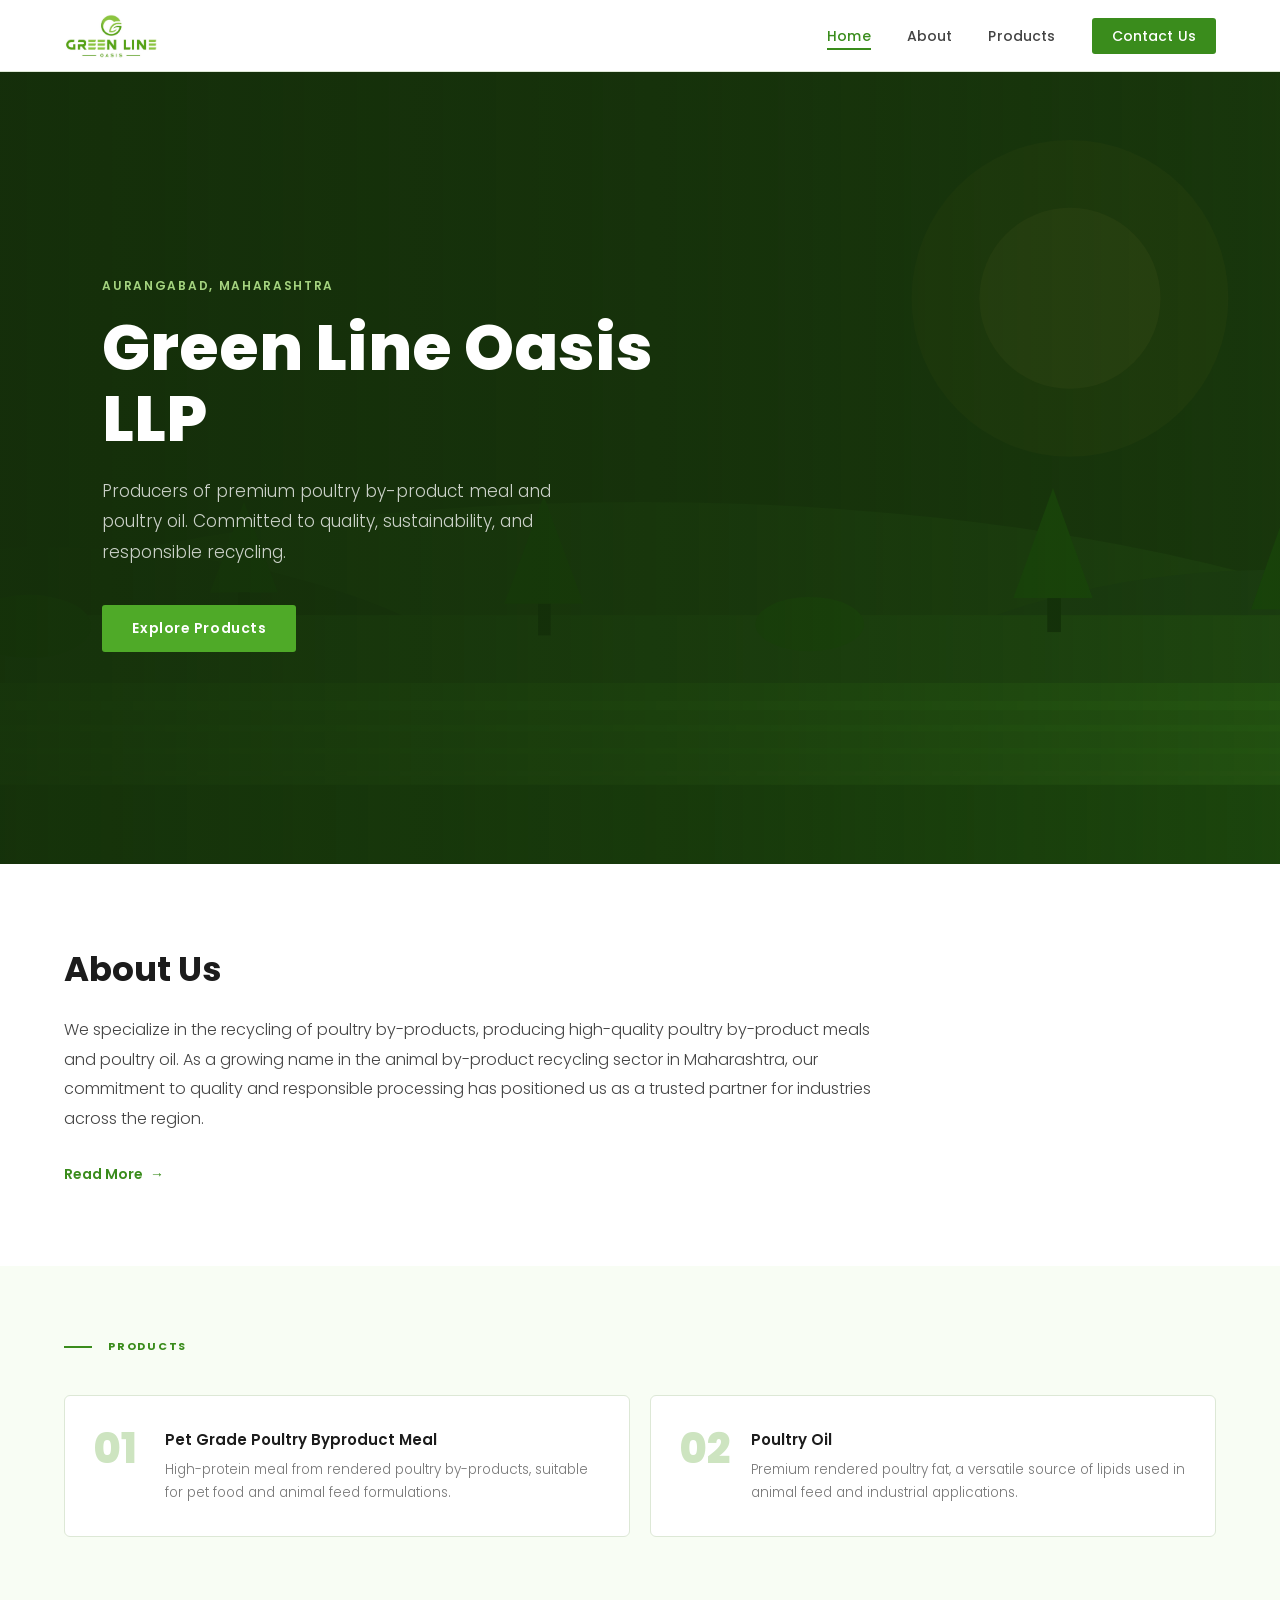
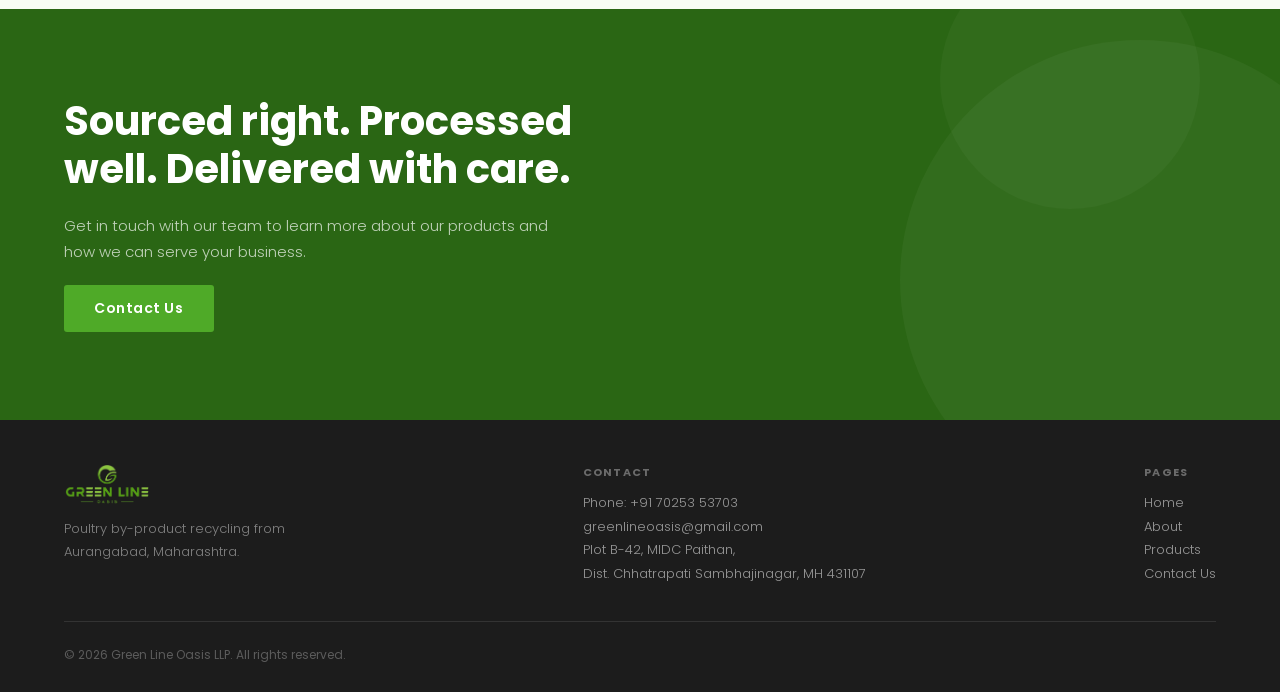
<file: index.html>
<!DOCTYPE html>
<html lang="en">
<head>
  <meta charset="UTF-8" />
  <meta name="viewport" content="width=device-width, initial-scale=1.0" />
  <title>Green Line Oasis LLP | Poultry By-Product Recycling, Aurangabad</title>
  <meta name="description" content="Aurangabad's leading producer of premium poultry by-product meal and poultry oil. Quality recycling for animal feed industries." />
  <link rel="stylesheet" href="shared.css" />
  <style>
    /* ─── BANNER ─── */
    .banner {
      position: relative;
      width: 100%;
      height: 88vh;
      min-height: 480px;
      max-height: 820px;
      overflow: hidden;
      background: #1c2e14;
    }
    .banner-svg-wrap {
      position: absolute;
      inset: 0;
      width: 100%;
      height: 100%;
      will-change: transform;
    }
    .banner-overlay {
      position: absolute;
      inset: 0;
      background: linear-gradient(
        to right,
        rgba(20,45,10,0.84) 0%,
        rgba(20,45,10,0.58) 55%,
        rgba(20,45,10,0.26) 100%
      );
    }
    .banner-content {
      position: absolute;
      inset: 0;
      display: flex;
      flex-direction: column;
      justify-content: center;
      padding: 0 8%;
      max-width: 780px;
    }
    .banner-eyebrow {
      font-size: 12px;
      font-weight: 600;
      letter-spacing: 0.14em;
      text-transform: uppercase;
      color: rgba(180,230,140,0.9);
      margin-bottom: 18px;
      opacity: 0;
      animation: fadeSlideUp 0.7s 0.2s ease forwards;
    }
    .banner-title {
      font-family: 'Poppins', sans-serif;
      font-size: clamp(34px, 5.5vw, 64px);
      line-height: 1.1;
      color: var(--white);
      margin-bottom: 22px;
      font-weight: 800;
      opacity: 0;
      animation: fadeSlideUp 0.7s 0.38s ease forwards;
    }
    .banner-body {
      font-size: clamp(15px, 1.6vw, 17px);
      line-height: 1.78;
      color: rgba(255,255,255,0.78);
      max-width: 500px;
      margin-bottom: 38px;
      font-weight: 300;
      opacity: 0;
      animation: fadeSlideUp 0.7s 0.54s ease forwards;
    }
    .banner-btn-wrap {
      opacity: 0;
      animation: fadeSlideUp 0.7s 0.68s ease forwards;
    }
    @keyframes fadeSlideUp {
      from { opacity: 0; transform: translateY(24px); }
      to   { opacity: 1; transform: translateY(0); }
    }

    /* ─── HOME ABOUT ─── */
    .home-about {
      padding: 80px 5%;
      max-width: 940px;
    }
    .home-about h2 {
      font-family: 'Poppins', sans-serif;
      font-size: clamp(24px, 3vw, 34px);
      font-weight: 700;
      margin-bottom: 20px;
      color: var(--text);
    }
    .home-about p {
      font-size: 16px;
      line-height: 1.85;
      color: var(--text-mid);
      margin-bottom: 28px;
      font-weight: 300;
    }
    .read-more {
      display: inline-flex;
      align-items: center;
      gap: 7px;
      font-family: 'Poppins', sans-serif;
      font-size: 14px;
      font-weight: 600;
      color: var(--green);
      text-decoration: none;
      cursor: pointer;
      background: none;
      border: none;
      padding: 0;
      transition: color 0.2s, gap 0.2s;
    }
    .read-more::after {
      content: '→';
      transition: transform 0.2s;
    }
    .read-more:hover { color: var(--green-dark); }
    .read-more:hover::after { transform: translateX(4px); }

    /* ─── HOME PRODUCTS ─── */
    .home-products {
      background: var(--bg);
      padding: 72px 5%;
    }
    .home-products-header {
      display: flex;
      align-items: center;
      gap: 16px;
      margin-bottom: 40px;
    }
    .home-products-header::before {
      content: '';
      display: inline-block;
      width: 28px;
      height: 2px;
      background: var(--green);
      flex-shrink: 0;
    }
    .home-products h3 {
      font-family: 'Poppins', sans-serif;
      font-size: 11px;
      font-weight: 700;
      letter-spacing: 0.16em;
      text-transform: uppercase;
      color: var(--green);
    }
    .product-row {
      display: grid;
      grid-template-columns: 1fr 1fr;
      gap: 20px;
    }
    .product-tile {
      background: var(--white);
      border: 1px solid var(--border);
      border-radius: 6px;
      padding: 32px 28px;
      cursor: pointer;
      transition: box-shadow 0.3s, transform 0.3s, border-color 0.3s;
      display: flex;
      align-items: flex-start;
      gap: 20px;
      position: relative;
      overflow: hidden;
    }
    .product-tile::before {
      content: '';
      position: absolute;
      left: 0;
      top: 0;
      width: 3px;
      height: 100%;
      background: var(--green);
      transform: scaleY(0);
      transition: transform 0.3s ease;
      transform-origin: bottom;
    }
    .product-tile:hover::before { transform: scaleY(1); transform-origin: top; }
    .product-tile:hover {
      box-shadow: 0 10px 32px rgba(58,140,28,0.12);
      border-color: rgba(58,140,28,0.3);
    }
    .tile-num {
      font-family: 'Poppins', sans-serif;
      font-size: 42px;
      font-weight: 800;
      color: #cde4c0;
      line-height: 1;
      flex-shrink: 0;
      min-width: 52px;
      transition: color 0.3s;
    }
    .product-tile:hover .tile-num { color: var(--green-pale); }
    .tile-body h4 {
      font-family: 'Poppins', sans-serif;
      font-size: 15px;
      font-weight: 600;
      color: var(--text);
      margin-bottom: 8px;
      transition: color 0.2s;
    }
    .product-tile:hover .tile-body h4 { color: var(--green); }
    .tile-body p {
      font-size: 13.5px;
      color: var(--text-muted);
      line-height: 1.65;
      font-weight: 300;
    }

    /* ─── CTA BAND ─── */
    .cta-band {
      position: relative;
      padding: 88px 5%;
      overflow: hidden;
      background: var(--green-dark);
      display: flex;
      flex-direction: column;
      align-items: flex-start;
      gap: 20px;
    }
    .cta-band::before {
      content: '';
      position: absolute;
      right: -100px;
      bottom: -100px;
      width: 480px;
      height: 480px;
      border-radius: 50%;
      background: rgba(255,255,255,0.04);
    }
    .cta-band::after {
      content: '';
      position: absolute;
      right: 80px;
      top: -60px;
      width: 260px;
      height: 260px;
      border-radius: 50%;
      background: rgba(255,255,255,0.03);
    }
    .cta-band h2 {
      font-family: 'Poppins', sans-serif;
      font-size: clamp(24px, 3.5vw, 40px);
      color: var(--white);
      font-weight: 700;
      max-width: 600px;
      line-height: 1.2;
      position: relative;
      z-index: 1;
    }
    .cta-band p {
      font-size: 15px;
      color: rgba(255,255,255,0.70);
      max-width: 500px;
      line-height: 1.75;
      font-weight: 300;
      position: relative;
      z-index: 1;
    }
    .cta-band .banner-btn {
      position: relative;
      z-index: 1;
    }

    /* ─── RESPONSIVE ─── */
    @media (max-width: 820px) {
      .product-row { grid-template-columns: 1fr; }
      .banner-content { padding: 0 6%; }
      .banner { height: 80vw; min-height: 340px; }
    }
    @media (max-width: 480px) {
      .banner-title { font-size: 28px; }
      .home-about { padding: 52px 5%; }
      .home-products { padding: 52px 5%; }
      .cta-band { padding: 60px 5%; }
    }
  </style>
</head>
<body>

<!-- ─── NAV ─── -->
<nav>
  <a class="nav-logo" href="index.html">
    <img src="images/logo/logo.jpeg" alt="Green Line Oasis LLP" />
  </a>
  <ul class="nav-links" id="navLinks">
    <li><a href="index.html" data-page="home">Home</a></li>
    <li><a href="about.html" data-page="about">About</a></li>
    <li><a href="products.html" data-page="products">Products</a></li>
    <li class="contact-link"><a href="contact.html" data-page="contact">Contact Us</a></li>
  </ul>
  <button class="hamburger" id="hamburger" onclick="toggleMobile()" aria-label="Menu">
    <span></span><span></span><span></span>
  </button>
</nav>
<div class="mobile-nav" id="mobileNav">
  <a href="index.html" data-page="home">Home</a>
  <a href="about.html" data-page="about">About</a>
  <a href="products.html" data-page="products">Products</a>
  <a href="contact.html" data-page="contact">Contact Us</a>
</div>

<!-- ─── HERO BANNER ─── -->
<div class="banner">
  <svg class="banner-svg-wrap" viewBox="0 0 1440 700" preserveAspectRatio="xMidYMid slice" xmlns="http://www.w3.org/2000/svg">
    <rect width="1440" height="700" fill="#1a3a0d"/>
    <ellipse cx="720" cy="700" rx="900" ry="320" fill="#1f4510"/>
    <ellipse cx="200" cy="700" rx="500" ry="280" fill="#1b3d0e"/>
    <ellipse cx="1280" cy="700" rx="460" ry="260" fill="#1d4112"/>
    <rect x="0" y="480" width="1440" height="220" fill="#224e12"/>
    <rect x="0" y="540" width="1440" height="160" fill="#275c13"/>
    <line x1="0" y1="560" x2="1440" y2="560" stroke="#2d6b16" stroke-width="8" opacity="0.5"/>
    <line x1="0" y1="580" x2="1440" y2="580" stroke="#2d6b16" stroke-width="6" opacity="0.4"/>
    <line x1="0" y1="600" x2="1440" y2="600" stroke="#2d6b16" stroke-width="5" opacity="0.3"/>
    <line x1="0" y1="620" x2="1440" y2="620" stroke="#336118" stroke-width="4" opacity="0.25"/>
    <rect x="0" y="630" width="1440" height="70" fill="#1e4d0e"/>
    <ellipse cx="1100" cy="200" rx="80" ry="80" fill="rgba(255,220,100,0.06)"/>
    <ellipse cx="1100" cy="200" rx="140" ry="140" fill="rgba(255,200,60,0.04)"/>
    <polygon points="340,460 370,380 400,460" fill="#1a4a0a"/>
    <rect x="365" y="460" width="10" height="30" fill="#14350a"/>
    <polygon points="600,470 635,375 670,470" fill="#1b4d0a"/>
    <rect x="630" y="470" width="11" height="28" fill="#14350a"/>
    <polygon points="1050,465 1085,368 1120,465" fill="#1c500b"/>
    <rect x="1080" y="465" width="12" height="30" fill="#14350a"/>
    <polygon points="1260,475 1290,390 1322,475" fill="#1a4a0a"/>
    <rect x="1286" y="475" width="10" height="26" fill="#14350a"/>
    <ellipse cx="180" cy="490" rx="55" ry="28" fill="#1c4d0b"/>
    <ellipse cx="870" cy="488" rx="48" ry="24" fill="#1e510c"/>
    <ellipse cx="1380" cy="492" rx="44" ry="22" fill="#1c4d0b"/>
  </svg>
  <div class="banner-overlay"></div>
  <div class="banner-content">
    <div class="banner-eyebrow">Aurangabad, Maharashtra</div>
    <h1 class="banner-title">Green Line Oasis LLP</h1>
    <p class="banner-body">Producers of premium poultry by-product meal and poultry oil. Committed to quality, sustainability, and responsible recycling.</p>
    <div class="banner-btn-wrap">
      <a class="banner-btn" href="products.html">Explore Products</a>
    </div>
  </div>
</div>

<!-- ─── ABOUT SNIPPET ─── -->
<div class="home-about reveal">
  <h2>About Us</h2>
  <p>We specialize in the recycling of poultry by-products, producing high-quality poultry by-product meals and poultry oil. As a growing name in the animal by-product recycling sector in Maharashtra, our commitment to quality and responsible processing has positioned us as a trusted partner for industries across the region.</p>
  <a class="read-more" href="about.html">Read More</a>
</div>

<!-- ─── PRODUCTS ─── -->
<div class="home-products">
  <div class="home-products-header">
    <h3>Products</h3>
  </div>
  <div class="product-row">
    <a class="product-tile reveal delay-1" href="products.html" style="text-decoration:none;">
      <div class="tile-num">01</div>
      <div class="tile-body">
        <h4>Pet Grade Poultry Byproduct Meal</h4>
        <p>High-protein meal from rendered poultry by-products, suitable for pet food and animal feed formulations.</p>
      </div>
    </a>
    <a class="product-tile reveal delay-2" href="products.html" style="text-decoration:none;">
      <div class="tile-num">02</div>
      <div class="tile-body">
        <h4>Poultry Oil</h4>
        <p>Premium rendered poultry fat, a versatile source of lipids used in animal feed and industrial applications.</p>
      </div>
    </a>
  </div>
</div>

<!-- ─── CTA BAND ─── -->
<div class="cta-band reveal">
  <h2>Sourced right. Processed well. Delivered with care.</h2>
  <p>Get in touch with our team to learn more about our products and how we can serve your business.</p>
  <a class="banner-btn index-btn" href="contact.html">Contact Us</a>
</div>

<!-- ─── FOOTER ─── -->
<footer>
  <div class="footer-inner">
    <div class="footer-brand">
      <img src="images/logo/logo_nobg.png" alt="Green Line Oasis LLP" />
      <p>Poultry by-product recycling from Aurangabad, Maharashtra.</p>
    </div>
    <div class="footer-info">
      <h4>Contact</h4>
      <p>Phone: +91 70253 53703</p>
      <a href="mailto:greenlineoasis@gmail.com">greenlineoasis@gmail.com</a>
      <p>Plot B-42, MIDC Paithan, <br/>Dist. Chhatrapati Sambhajinagar, MH 431107</p>
    </div>
    <div class="footer-info">
      <h4>Pages</h4>
      <a href="index.html">Home</a>
      <a href="about.html">About</a>
      <a href="products.html">Products</a>
      <a href="contact.html">Contact Us</a>
    </div>
  </div>
  <div class="footer-bottom">© 2026 Green Line Oasis LLP. All rights reserved.</div>
</footer>

<script src="shared.js"></script>
</body>
</html>
</file>
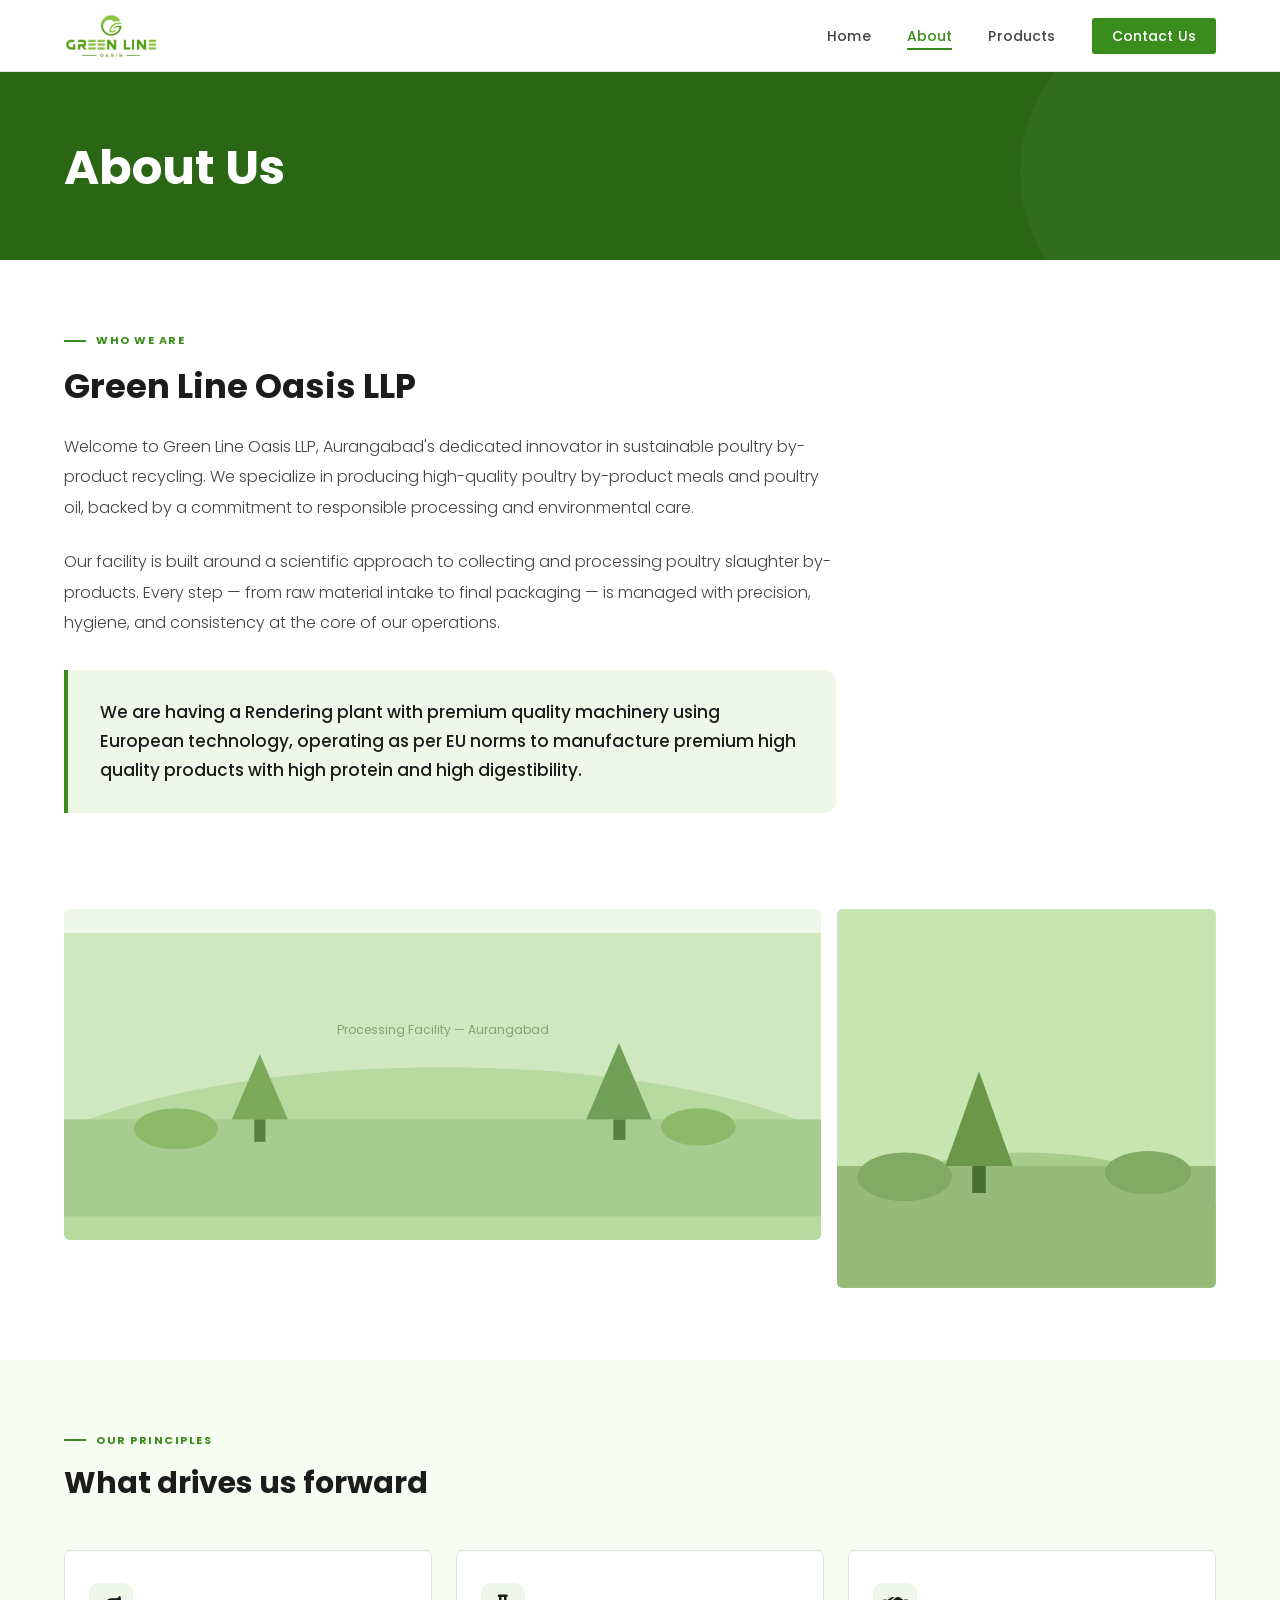
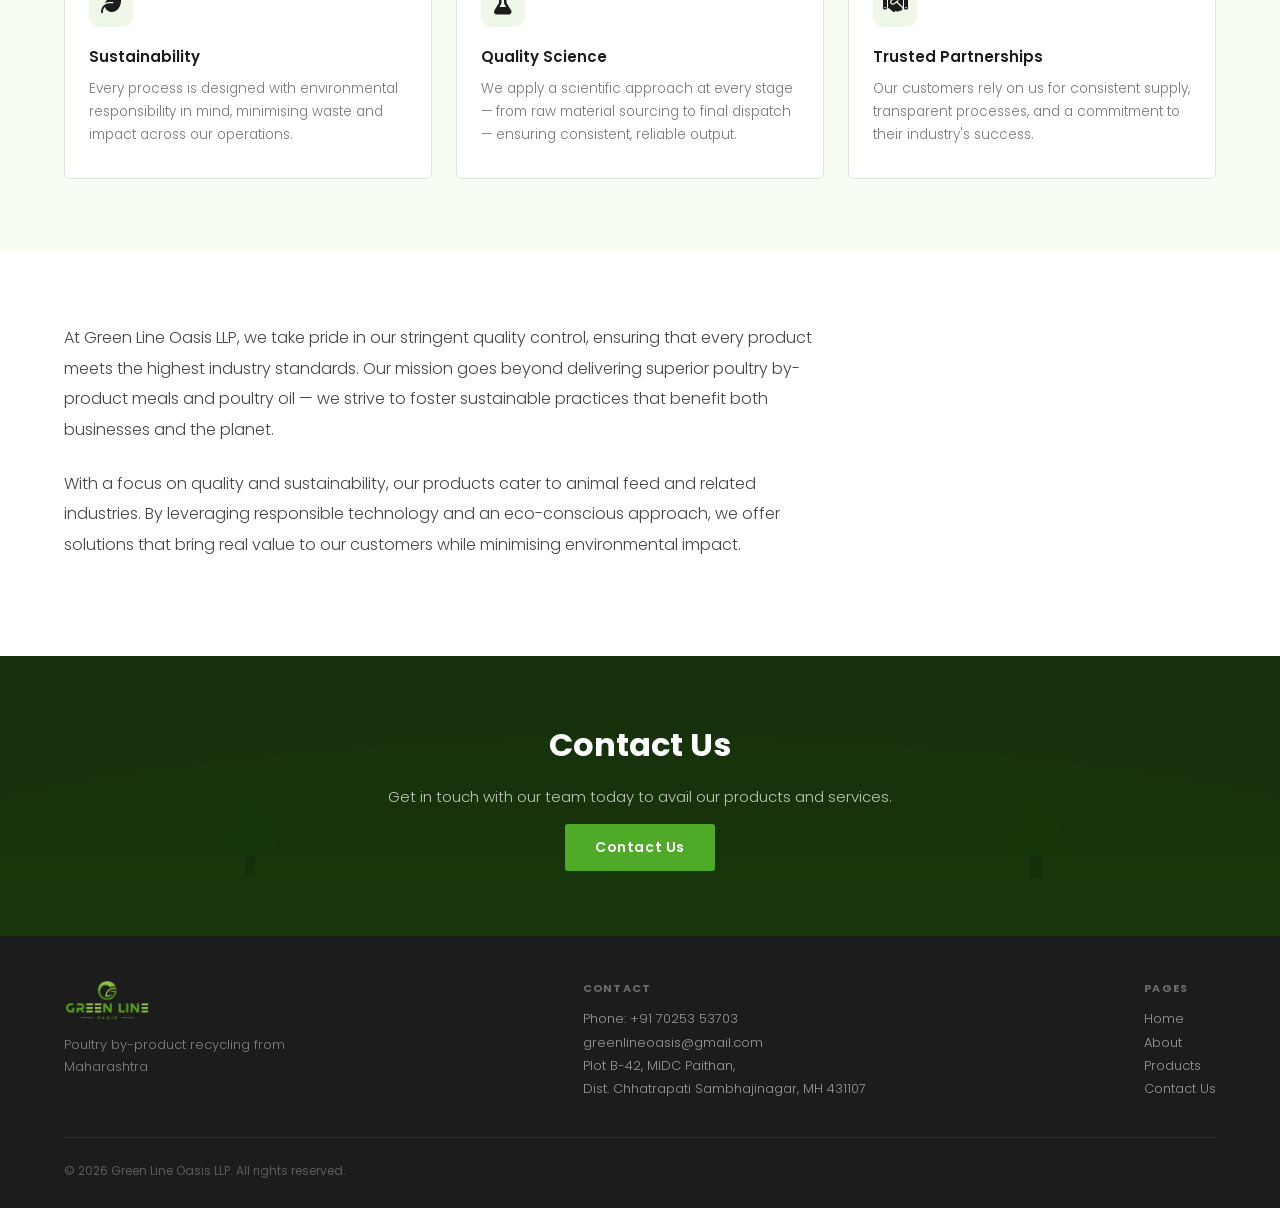
<file: about.html>
<!DOCTYPE html>
<html lang="en">

<head>
  <meta charset="UTF-8" />
  <meta name="viewport" content="width=device-width, initial-scale=1.0" />
  <title>About Us | Green Line Oasis LLP</title>
  <meta name="description" content="Learn about Green Line Oasis LLP — Aurangabad's dedicated innovator in sustainable poultry by-product recycling." />
  <link rel="stylesheet" href="https://cdnjs.cloudflare.com/ajax/libs/font-awesome/6.5.1/css/all.min.css" />
  <link rel="stylesheet" href="shared.css" />
  <style>
    /* ─── ABOUT BODY ─── */
    .about-body-wrap {
      padding: 72px 5%;
      max-width: 900px;
    }

    .about-section-label {
      font-family: 'Poppins', sans-serif;
      font-size: 11px;
      font-weight: 700;
      letter-spacing: 0.14em;
      text-transform: uppercase;
      color: var(--green);
      margin-bottom: 12px;
      display: flex;
      align-items: center;
      gap: 10px;
    }

    .about-section-label::before {
      content: '';
      display: inline-block;
      width: 22px;
      height: 2px;
      background: var(--green);
      flex-shrink: 0;
    }

    .about-body-wrap h2 {
      font-family: 'Poppins', sans-serif;
      font-size: clamp(22px, 3vw, 34px);
      font-weight: 700;
      margin-bottom: 20px;
      color: var(--text);
    }

    .about-body-wrap p {
      font-size: 16px;
      line-height: 1.9;
      color: var(--text-mid);
      margin-bottom: 24px;
      font-weight: 300;
    }

    /* Highlight box for key statement */
    .highlight-statement {
      background: var(--green-pale);
      border-left: 4px solid var(--green);
      padding: 28px 32px;
      margin: 32px 0 24px;
      border-radius: 0 12px 12px 0;
    }

    .highlight-statement p {
      font-size: 17px;
      font-weight: 500;
      color: var(--text);
      margin-bottom: 0;
      line-height: 1.7;
    }

    .highlight-statement .highlight-icon {
      font-size: 24px;
      margin-right: 12px;
      vertical-align: middle;
    }

    /* ─── IMAGE GRID ─── */
    .about-img-grid {
      padding: 0 5% 72px;
      display: grid;
      grid-template-columns: 2fr 1fr;
      gap: 16px;
    }

    .about-img-main {
      border-radius: 6px;
      overflow: hidden;
      background: var(--green-pale);
      aspect-ratio: 16/7;
    }

    .about-img-side {
      border-radius: 6px;
      overflow: hidden;
      background: #d4ecc8;
      aspect-ratio: 1/1;
    }

    /* ─── VALUES GRID ─── */
    .about-values {
      background: var(--bg);
      padding: 72px 5%;
    }

    .about-values-header {
      margin-bottom: 44px;
    }

    .about-values-header h2 {
      font-family: 'Poppins', sans-serif;
      font-size: clamp(20px, 2.8vw, 30px);
      font-weight: 700;
      color: var(--text);
      margin-top: 8px;
    }

    .values-grid {
      display: grid;
      grid-template-columns: repeat(3, 1fr);
      gap: 24px;
    }

    .value-card {
      background: var(--white);
      border: 1px solid var(--border);
      border-radius: 6px;
      padding: 32px 24px;
      transition: box-shadow 0.3s, transform 0.3s;
    }

    .value-card:hover {
      box-shadow: 0 8px 28px rgba(58, 140, 28, 0.10);
      transform: translateY(-4px);
    }

    .value-icon {
      width: 44px;
      height: 44px;
      background: var(--green-pale);
      border-radius: 10px;
      display: flex;
      align-items: center;
      justify-content: center;
      margin-bottom: 18px;
      font-size: 20px;
    }

    .value-card h3 {
      font-family: 'Poppins', sans-serif;
      font-size: 15px;
      font-weight: 600;
      color: var(--text);
      margin-bottom: 10px;
    }

    .value-card p {
      font-size: 13.5px;
      color: var(--text-muted);
      line-height: 1.7;
      font-weight: 300;
    }

    /* ─── ABOUT BODY 2 ─── */
    .about-body-wrap-2 {
      padding: 72px 5%;
      max-width: 900px;
    }

    .about-body-wrap-2 p {
      font-size: 16px;
      line-height: 1.9;
      color: var(--text-mid);
      margin-bottom: 24px;
      font-weight: 300;
    }

    @media (max-width: 820px) {
      .about-img-grid {
        grid-template-columns: 1fr;
      }

      .about-img-side {
        aspect-ratio: 16/7;
      }

      .values-grid {
        grid-template-columns: 1fr;
        gap: 16px;
      }

      .highlight-statement {
        padding: 20px 24px;
      }

      .highlight-statement p {
        font-size: 15px;
      }
    }

    @media (max-width: 480px) {

      .about-body-wrap,
      .about-body-wrap-2 {
        padding: 52px 5%;
      }

      .about-values {
        padding: 52px 5%;
      }
    }
  </style>
</head>

<body>

  <!-- ─── NAV ─── -->
  <nav>
    <a class="nav-logo" href="index.html">
      <img src="images/logo/logo.jpeg" alt="Green Line Oasis LLP" />
    </a>
    <ul class="nav-links" id="navLinks">
      <li><a href="index.html" data-page="home">Home</a></li>
      <li><a href="about.html" data-page="about">About</a></li>
      <li><a href="products.html" data-page="products">Products</a></li>
      <li class="contact-link"><a href="contact.html" data-page="contact">Contact Us</a></li>
    </ul>
    <button class="hamburger" id="hamburger" onclick="toggleMobile()" aria-label="Menu">
      <span></span><span></span><span></span>
    </button>
  </nav>
  <div class="mobile-nav" id="mobileNav">
    <a href="index.html" data-page="home">Home</a>
    <a href="about.html" data-page="about">About</a>
    <a href="products.html" data-page="products">Products</a>
    <a href="contact.html" data-page="contact">Contact Us</a>
  </div>

  <!-- ─── PAGE BANNER ─── -->
  <div class="page-banner">
    <h1 class="reveal">About Us</h1>
  </div>

  <!-- ─── INTRO ─── -->
  <div class="about-body-wrap reveal">
    <div class="about-section-label">Who We Are</div>
    <h2>Green Line Oasis LLP</h2>
    <p>Welcome to Green Line Oasis LLP, Aurangabad's dedicated innovator in sustainable poultry by-product recycling. We specialize in producing high-quality poultry by-product meals and poultry oil, backed by a commitment to responsible processing and environmental care.</p>
    <p>Our facility is built around a scientific approach to collecting and processing poultry slaughter by-products. Every step — from raw material intake to final packaging — is managed with precision, hygiene, and consistency at the core of our operations.</p>

    <!-- ADDED HIGHLIGHT STATEMENT HERE -->
    <div class="highlight-statement reveal">
      <p>
        We are having a Rendering plant with premium quality machinery using European technology, operating as per EU norms to manufacture premium high quality products with high protein and high digestibility.
      </p>
    </div>
  </div>

  <!-- ─── IMAGE GRID ─── -->
  <div class="about-img-grid">
    <div class="about-img-main reveal-left">
      <svg viewBox="0 0 812 304" xmlns="http://www.w3.org/2000/svg" style="width:100%;height:100%">
        <rect width="812" height="304" fill="#d0e8c0" />
        <ellipse cx="406" cy="304" rx="500" ry="160" fill="#b8d9a0" />
        <rect x="0" y="200" width="812" height="104" fill="#a8cc90" />
        <polygon points="180,200 210,130 240,200" fill="#7aaa5a" />
        <polygon points="560,200 595,118 630,200" fill="#6fa055" />
        <rect x="204" y="200" width="12" height="24" fill="#5a8040" />
        <rect x="589" y="200" width="13" height="22" fill="#5a8040" />
        <ellipse cx="120" cy="210" rx="45" ry="22" fill="#8dba6a" />
        <ellipse cx="680" cy="208" rx="40" ry="20" fill="#8dba6a" />
        <text x="406" y="108" text-anchor="middle" font-family="Poppins,sans-serif" font-size="13" fill="#557a3a" opacity="0.6">Processing Facility — Aurangabad</text>
      </svg>
    </div>
    <div class="about-img-side reveal-right">
      <svg viewBox="0 0 280 280" xmlns="http://www.w3.org/2000/svg" style="width:100%;height:100%">
        <rect width="280" height="280" fill="#c8e4b0" />
        <ellipse cx="140" cy="280" rx="180" ry="100" fill="#a8cc8a" />
        <rect x="0" y="190" width="280" height="90" fill="#98ba78" />
        <polygon points="80,190 105,120 130,190" fill="#6a9848" />
        <rect x="100" y="190" width="10" height="20" fill="#4a7030" />
        <ellipse cx="50" cy="198" rx="35" ry="18" fill="#82aa62" />
        <ellipse cx="230" cy="195" rx="32" ry="16" fill="#82aa62" />
      </svg>
    </div>
  </div>

  <!-- ─── VALUES ─── -->
  <div class="about-values">
    <div class="about-values-header reveal">
      <div class="about-section-label">Our Principles</div>
      <h2>What drives us forward</h2>
    </div>
    <div class="values-grid">
      <div class="value-card reveal delay-1">
        <div class="value-icon"><i class="fas fa-leaf"></i></div>
        <h3>Sustainability</h3>
        <p>Every process is designed with environmental responsibility in mind, minimising waste and impact across our operations.</p>
      </div>
      <div class="value-card reveal delay-2">
        <div class="value-icon"><i class="fas fa-flask"></i></div>
        <h3>Quality Science</h3>
        <p>We apply a scientific approach at every stage — from raw material sourcing to final dispatch — ensuring consistent, reliable output.</p>
      </div>
      <div class="value-card reveal delay-3">
        <div class="value-icon"><i class="fas fa-handshake"></i></div>
        <h3>Trusted Partnerships</h3>
        <p>Our customers rely on us for consistent supply, transparent processes, and a commitment to their industry's success.</p>
      </div>
    </div>
  </div>

  <!-- ─── CLOSING BODY ─── -->
  <div class="about-body-wrap-2 reveal">
    <p>At Green Line Oasis LLP, we take pride in our stringent quality control, ensuring that every product meets the highest industry standards. Our mission goes beyond delivering superior poultry by-product meals and poultry oil — we strive to foster sustainable practices that benefit both businesses and the planet.</p>
    <p>With a focus on quality and sustainability, our products cater to animal feed and related industries. By leveraging responsible technology and an eco-conscious approach, we offer solutions that bring real value to our customers while minimising environmental impact.</p>
  </div>

  <!-- ─── CONTACT CTA ─── -->
  <div class="contact-cta reveal">
    <div class="contact-cta-img-wrap">
      <svg class="contact-cta-svg" viewBox="0 0 1440 280" preserveAspectRatio="xMidYMid slice" xmlns="http://www.w3.org/2000/svg">
        <rect width="1440" height="280" fill="#1a3a0d" />
        <ellipse cx="720" cy="280" rx="900" ry="200" fill="#1f4510" />
        <rect x="0" y="200" width="1440" height="80" fill="#224e12" />
        <line x1="0" y1="215" x2="1440" y2="215" stroke="#2d6b16" stroke-width="5" opacity="0.4" />
        <polygon points="300,200 330,130 360,200" fill="#1a4a0a" />
        <rect x="325" y="200" width="10" height="20" fill="#14350a" />
        <polygon points="1080,200 1115,118 1150,200" fill="#1c500b" />
        <rect x="1110" y="200" width="12" height="22" fill="#14350a" />
      </svg>
      <div class="contact-cta-overlay">
        <h3>Contact Us</h3>
        <p>Get in touch with our team today to avail our products and services.</p>
        <a class="banner-btn" href="contact.html">Contact Us</a>
      </div>
    </div>
  </div>

  <!-- ─── FOOTER ─── -->
  <footer>
    <div class="footer-inner">
      <div class="footer-brand">
        <img src="images/logo/logo_nobg.png" alt="Green Line Oasis LLP" />
        <p>Poultry by-product recycling from Maharashtra</p>
      </div>
      <div class="footer-info">
        <h4>Contact</h4>
        <p>Phone: +91 70253 53703</p>
        <a href="mailto:greenlineoasis@gmail.com">greenlineoasis@gmail.com</a>
        <p>Plot B-42, MIDC Paithan, <br />Dist. Chhatrapati Sambhajinagar, MH 431107</p>
      </div>
      <div class="footer-info">
        <h4>Pages</h4>
        <a href="index.html">Home</a>
        <a href="about.html">About</a>
        <a href="products.html">Products</a>
        <a href="contact.html">Contact Us</a>
      </div>
    </div>
    <div class="footer-bottom">© 2026 Green Line Oasis LLP. All rights reserved.</div>
  </footer>

  <script src="shared.js"></script>
</body>

</html>
</file>
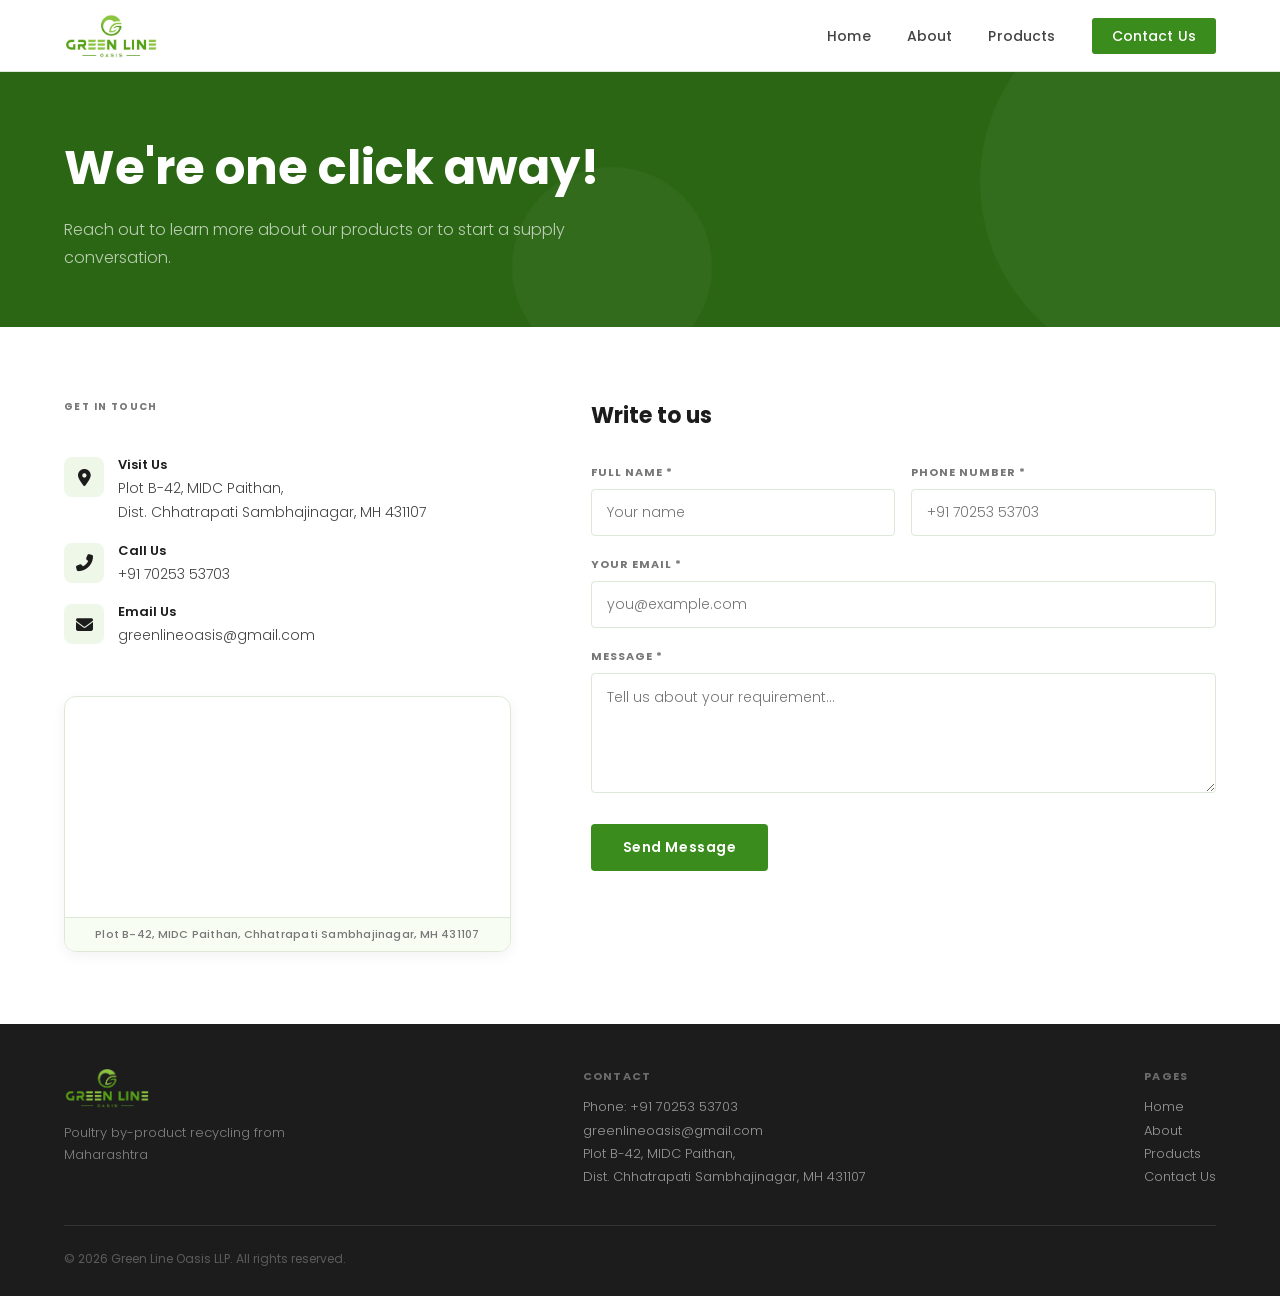
<file: contact.html>
<!DOCTYPE html>
<html lang="en">

<head>
  <meta charset="UTF-8" />
  <meta name="viewport" content="width=device-width, initial-scale=1.0" />
  <title>Contact Us | Green Line Oasis LLP</title>
  <meta name="description" content="Get in touch with Green Line Oasis LLP — reach out about products, supply, or partnerships." />
  <link rel="stylesheet" href="https://cdnjs.cloudflare.com/ajax/libs/font-awesome/6.5.1/css/all.min.css" />
  <link rel="stylesheet" href="shared.css" />
  <style>
    /* ─── CONTACT BANNER ─── */
    .contact-banner {
      background: var(--green-dark);
      padding: 60px 5% 56px;
      position: relative;
      overflow: hidden;
    }

    .contact-banner::before {
      content: '';
      position: absolute;
      right: -80px;
      top: -80px;
      width: 380px;
      height: 380px;
      border-radius: 50%;
      background: rgba(255, 255, 255, 0.04);
    }

    .contact-banner::after {
      content: '';
      position: absolute;
      left: 40%;
      bottom: -40px;
      width: 200px;
      height: 200px;
      border-radius: 50%;
      background: rgba(255, 255, 255, 0.03);
    }

    .contact-banner h1 {
      font-family: 'Poppins', sans-serif;
      font-size: clamp(26px, 4vw, 48px);
      color: var(--white);
      font-weight: 700;
      margin-bottom: 12px;
      position: relative;
      z-index: 1;
    }

    .contact-banner p {
      font-family: 'Poppins', sans-serif;
      font-size: 16px;
      color: rgba(255, 255, 255, 0.68);
      max-width: 520px;
      line-height: 1.72;
      font-weight: 300;
      position: relative;
      z-index: 1;
    }

    /* ─── CONTACT BODY ─── */
    .contact-body {
      padding: 72px 5%;
      display: grid;
      grid-template-columns: 1fr 1.4fr;
      gap: 80px;
      align-items: start;
    }

    /* ─── CONTACT INFO ─── */
    .contact-info-block {
      margin-bottom: 40px;
    }

    .contact-info-block h3 {
      font-family: 'Poppins', sans-serif;
      font-size: 10px;
      font-weight: 700;
      letter-spacing: 0.14em;
      text-transform: uppercase;
      color: var(--text-muted);
      margin-bottom: 10px;
    }

    .contact-info-block p,
    .contact-info-block a {
      font-family: 'Poppins', sans-serif;
      font-size: 15px;
      color: var(--text-mid);
      line-height: 1.85;
      text-decoration: none;
      display: block;
      font-weight: 300;
      transition: color 0.2s;
    }

    .contact-info-block a:hover {
      color: var(--green);
    }

    .contact-info-icon-row {
      display: flex;
      align-items: flex-start;
      gap: 14px;
      margin-bottom: 16px;
    }

    .contact-icon {
      width: 40px;
      height: 40px;
      background: var(--green-pale);
      border-radius: 8px;
      display: flex;
      align-items: center;
      justify-content: center;
      font-size: 17px;
      flex-shrink: 0;
      margin-top: 2px;
    }

    .contact-icon-text p,
    .contact-icon-text a {
      font-family: 'Poppins', sans-serif;
      font-size: 14px;
      color: var(--text-mid);
      line-height: 1.7;
      font-weight: 300;
      text-decoration: none;
      display: block;
      transition: color 0.2s;
    }

    .contact-icon-text a:hover {
      color: var(--green);
    }

    .contact-icon-text strong {
      font-size: 13px;
      font-weight: 600;
      color: var(--text);
      display: block;
      margin-bottom: 2px;
    }

    /* ─── FORM ─── */
    .contact-form h3 {
      font-family: 'Poppins', sans-serif;
      font-size: 22px;
      font-weight: 700;
      color: var(--text);
      margin-bottom: 32px;
    }

    .form-field {
      margin-bottom: 20px;
    }

    .form-field label {
      display: block;
      font-family: 'Poppins', sans-serif;
      font-size: 11px;
      font-weight: 700;
      letter-spacing: 0.09em;
      text-transform: uppercase;
      color: var(--text-muted);
      margin-bottom: 8px;
    }

    .form-field input,
    .form-field textarea {
      width: 100%;
      border: 1.5px solid var(--border);
      border-radius: 4px;
      padding: 12px 15px;
      font-family: 'Poppins', sans-serif;
      font-size: 14px;
      font-weight: 300;
      color: var(--text);
      outline: none;
      background: var(--white);
      transition: border-color 0.2s, box-shadow 0.2s;
    }

    .form-field input:focus,
    .form-field textarea:focus {
      border-color: var(--green);
      box-shadow: 0 0 0 3px rgba(58, 140, 28, 0.1);
    }

    .form-field textarea {
      min-height: 120px;
      resize: vertical;
      line-height: 1.6;
    }

    .form-2col {
      display: grid;
      grid-template-columns: 1fr 1fr;
      gap: 16px;
    }

    .form-submit {
      background: var(--green);
      color: var(--white);
      border: none;
      padding: 13px 32px;
      font-family: 'Poppins', sans-serif;
      font-size: 14px;
      font-weight: 600;
      border-radius: 4px;
      cursor: pointer;
      letter-spacing: 0.04em;
      transition: background 0.2s, transform 0.15s, box-shadow 0.2s;
      margin-top: 4px;
    }

    .form-submit:hover {
      background: var(--green-dark);
      transform: translateY(-1px);
      box-shadow: 0 6px 18px rgba(42, 102, 20, 0.3);
    }

    .form-submit:disabled {
      cursor: not-allowed;
    }

    /* ─── GOOGLE MAP REAL VIEWER ─── */
    .map-real-container {
      margin-top: 48px;
      border-radius: 12px;
      overflow: hidden;
      border: 1px solid var(--border);
      box-shadow: 0 4px 14px rgba(0, 0, 0, 0.05);
      transition: box-shadow 0.2s;
    }

    .map-real-container:hover {
      box-shadow: 0 8px 24px rgba(58, 140, 28, 0.12);
    }

    .map-real-container iframe {
      display: block;
      width: 100%;
      height: 220px;
      border: 0;
    }

    .map-caption {
      font-family: 'Poppins', sans-serif;
      font-size: 11px;
      font-weight: 500;
      color: var(--text-muted);
      background: var(--bg);
      padding: 8px 12px;
      border-top: 1px solid var(--border);
      text-align: center;
      letter-spacing: 0.02em;
    }

    @media (max-width: 820px) {
      .contact-body {
        grid-template-columns: 1fr;
        gap: 52px;
        padding: 52px 5%;
      }

      .form-2col {
        grid-template-columns: 1fr;
      }

      .map-real-container iframe {
        height: 200px;
      }
    }
  </style>
</head>

<body>

  <!-- ─── NAV ─── -->
  <nav>
    <a class="nav-logo" href="index.html">
      <img src="images/logo/logo.jpeg" alt="Green Line Oasis LLP" />
    </a>
    <ul class="nav-links" id="navLinks">
      <li><a href="index.html" data-page="home">Home</a></li>
      <li><a href="about.html" data-page="about">About</a></li>
      <li><a href="products.html" data-page="products">Products</a></li>
      <li class="contact-link"><a href="contact.html" data-page="contact">Contact Us</a></li>
    </ul>
    <button class="hamburger" id="hamburger" onclick="toggleMobile()" aria-label="Menu">
      <span></span><span></span><span></span>
    </button>
  </nav>
  <div class="mobile-nav" id="mobileNav">
    <a href="index.html" data-page="home">Home</a>
    <a href="about.html" data-page="about">About</a>
    <a href="products.html" data-page="products">Products</a>
    <a href="contact.html" data-page="contact">Contact Us</a>
  </div>

  <!-- ─── CONTACT BANNER ─── -->
  <div class="contact-banner">
    <h1 class="reveal">We're one click away!</h1>
    <p class="reveal delay-1">Reach out to learn more about our products or to start a supply conversation.</p>
  </div>

  <!-- ─── CONTACT BODY ─── -->
  <div class="contact-body">
    <!-- INFO SIDE -->
    <div class="contact-info reveal-left">
      <div class="contact-info-block">
        <h3>Get in Touch</h3>
      </div>

      <div class="contact-info-icon-row">
        <div class="contact-icon"><i class="fas fa-map-marker-alt"></i></div>
        <div class="contact-icon-text">
          <strong>Visit Us</strong>
          <p>Plot B-42, MIDC Paithan, <br />Dist. Chhatrapati Sambhajinagar, MH 431107</p>
        </div>
      </div>

      <div class="contact-info-icon-row">
        <div class="contact-icon"><i class="fas fa-phone-alt"></i></div>
        <div class="contact-icon-text">
          <strong>Call Us</strong>
          <a href="tel:+91XXXXXXXXXX">+91 70253 53703</a>
        </div>
      </div>

      <div class="contact-info-icon-row">
        <div class="contact-icon"><i class="fas fa-envelope"></i></div>
        <div class="contact-icon-text">
          <strong>Email Us</strong>
          <a href="mailto:greenlineoasis@gmail.com">greenlineoasis@gmail.com</a>
        </div>
      </div>

      <!-- ─── GOOGLE MAP LOCATION ─── -->
      <div class="map-real-container">
        <iframe src="https://www.google.com/maps/embed?pb=!1m18!1m12!1m3!1d3750.674735194982!2d75.3116474747664!3d19.94498178146464!2m3!1f0!2f0!3f0!3m2!1i1024!2i768!4f13.1!3m3!1m2!1s0x3bdb9b2c9f8f2e2b%3A0x7e5c8a5f3e9d4c1a!2sMIDC%20Paithan%2C%20Muddalwadi%2C%20Maharashtra%20431107!5e0!3m2!1sen!2sin!4v1712420000000!5m2!1sen!2sin" allowfullscreen="" loading="lazy" referrerpolicy="no-referrer-when-downgrade" title="Google Map - MIDC Paithan, Plot B-42, Green Line Oasis LLP">
        </iframe>
        <div class="map-caption">
          Plot B-42, MIDC Paithan, Chhatrapati Sambhajinagar, MH 431107
        </div>
      </div>
    </div>

    <!-- FORM SIDE -->
    <div class="contact-form reveal-right">
      <h3>Write to us</h3>
      <div class="form-2col">
        <div class="form-field">
          <label>Full Name *</label>
          <input type="text" placeholder="Your name" id="fullName" />
        </div>
        <div class="form-field">
          <label>Phone Number *</label>
          <input type="tel" placeholder="+91 70253 53703" id="phoneNum" />
        </div>
      </div>
      <div class="form-field">
        <label>Your Email *</label>
        <input type="email" placeholder="you@example.com" id="emailAddr" />
      </div>
      <div class="form-field">
        <label>Message *</label>
        <textarea placeholder="Tell us about your requirement…" id="msgContent"></textarea>
      </div>
      <button class="form-submit" onclick="submitForm(this)">Send Message</button>
    </div>
  </div>

  <!-- ─── FOOTER ─── -->
  <footer>
    <div class="footer-inner">
      <div class="footer-brand">
        <img src="images/logo/logo_nobg.png" alt="Green Line Oasis LLP" />
        <p>Poultry by-product recycling from Maharashtra</p>
      </div>
      <div class="footer-info">
        <h4>Contact</h4>
        <p>Phone: +91 70253 53703</p>
        <a href="mailto:greenlineoasis@gmail.com">greenlineoasis@gmail.com</a>
        <p>Plot B-42, MIDC Paithan, <br />Dist. Chhatrapati Sambhajinagar, MH 431107</p>
      </div>
      <div class="footer-info">
        <h4>Pages</h4>
        <a href="index.html">Home</a>
        <a href="about.html">About</a>
        <a href="products.html">Products</a>
        <a href="contact.html">Contact Us</a>
      </div>
    </div>
    <div class="footer-bottom">© 2026 Green Line Oasis LLP. All rights reserved.</div>
  </footer>

  <script src="shared.js"></script>
  <script>
    // Simple form submission simulation (no actual backend, just alert & placeholder reset)
    function submitForm(btn) {
      // Retrieve values
      const fullName = document.getElementById('fullName')?.value.trim() || '';
      const phoneNum = document.getElementById('phoneNum')?.value.trim() || '';
      const emailAddr = document.getElementById('emailAddr')?.value.trim() || '';
      const msgContent = document.getElementById('msgContent')?.value.trim() || '';

      // Basic validation
      if (!fullName) {
        alert('Please enter your full name.');
        return;
      }
      if (!phoneNum) {
        alert('Please enter your phone number.');
        return;
      }
      if (!emailAddr) {
        alert('Please enter your email address.');
        return;
      }
      if (!emailAddr.includes('@') || !emailAddr.includes('.')) {
        alert('Please enter a valid email address.');
        return;
      }
      if (!msgContent) {
        alert('Please write your message.');
        return;
      }

      // Visual feedback (disable button temporarily)
      const originalText = btn.innerText;
      btn.innerText = 'Sending...';
      btn.disabled = true;

      // Simulate async request (demo purpose only)
      setTimeout(() => {
        alert(`Thank you ${fullName}, your message has been received!\nWe'll get back to you shortly.`);
        // Reset form fields after successful submission
        document.getElementById('fullName').value = '';
        document.getElementById('phoneNum').value = '';
        document.getElementById('emailAddr').value = '';
        document.getElementById('msgContent').value = '';
        btn.innerText = originalText;
        btn.disabled = false;
      }, 600);
    }
  </script>
</body>

</html>
</file>
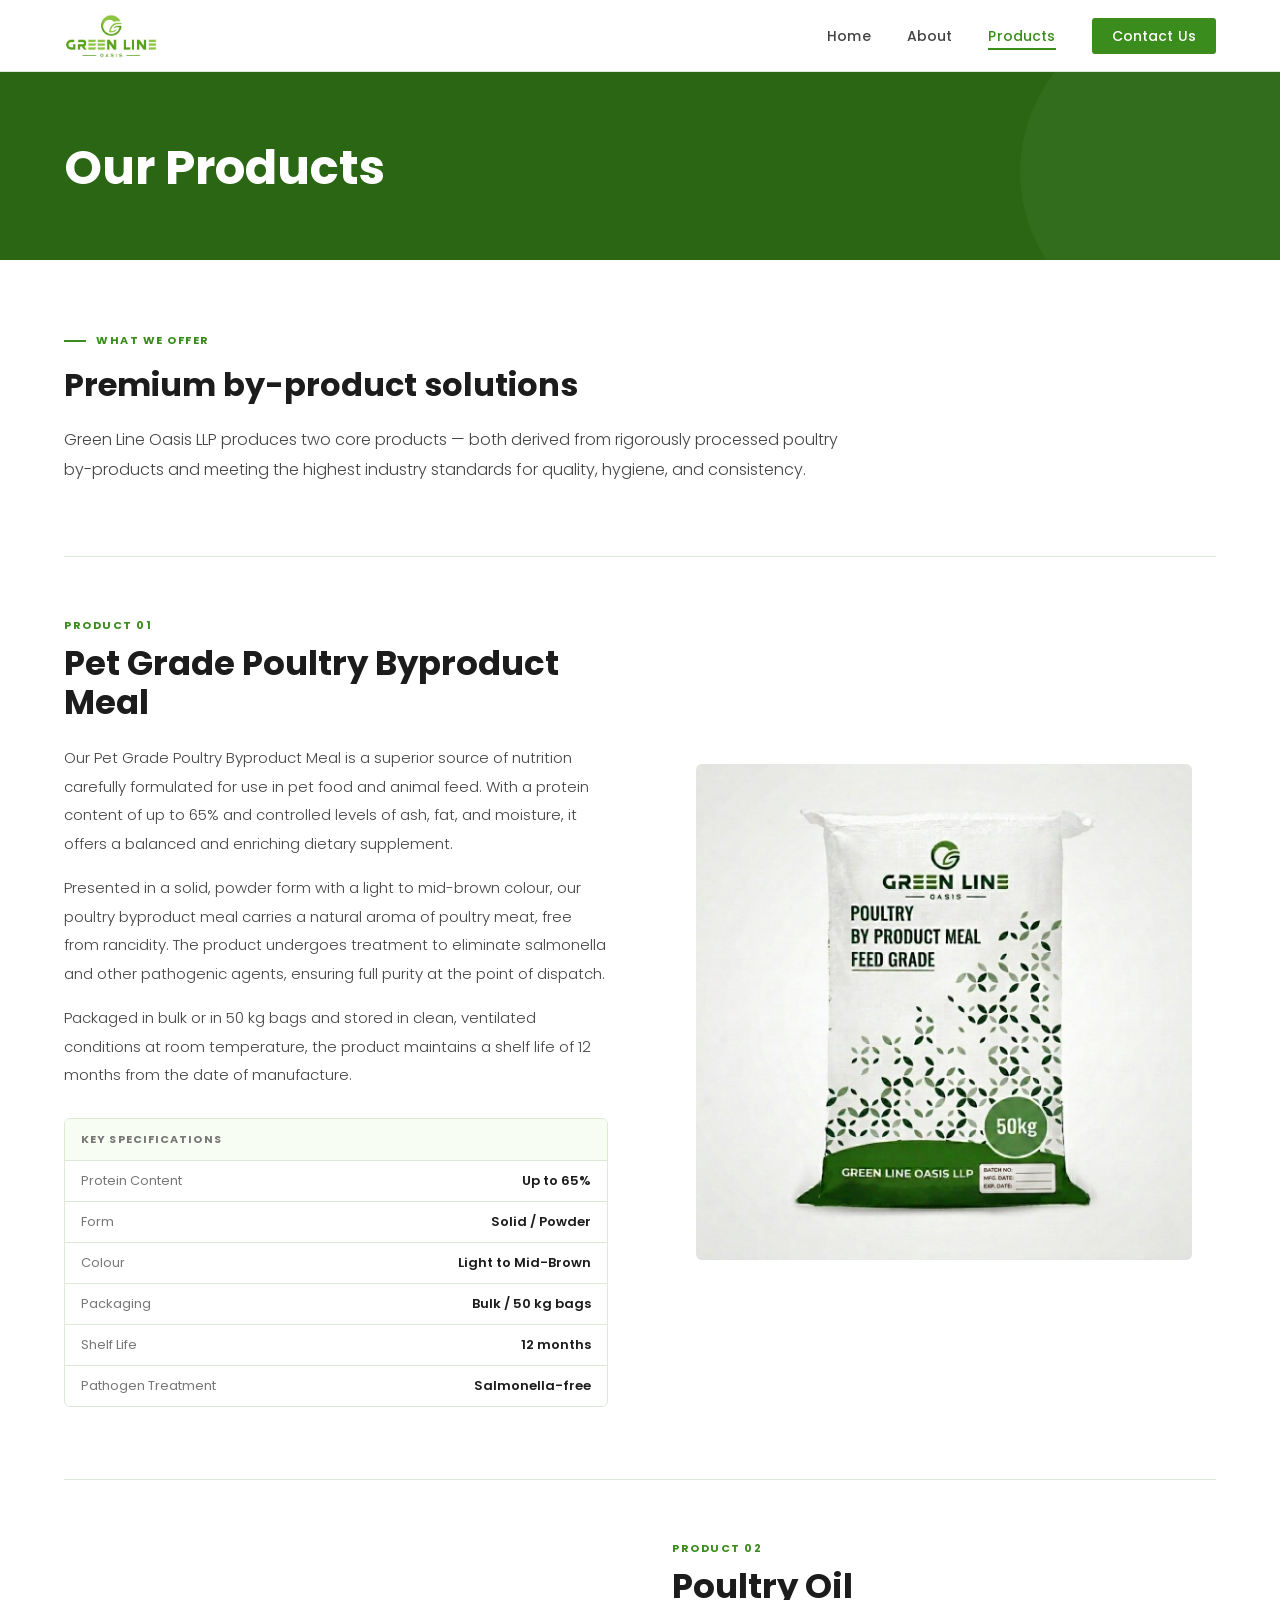
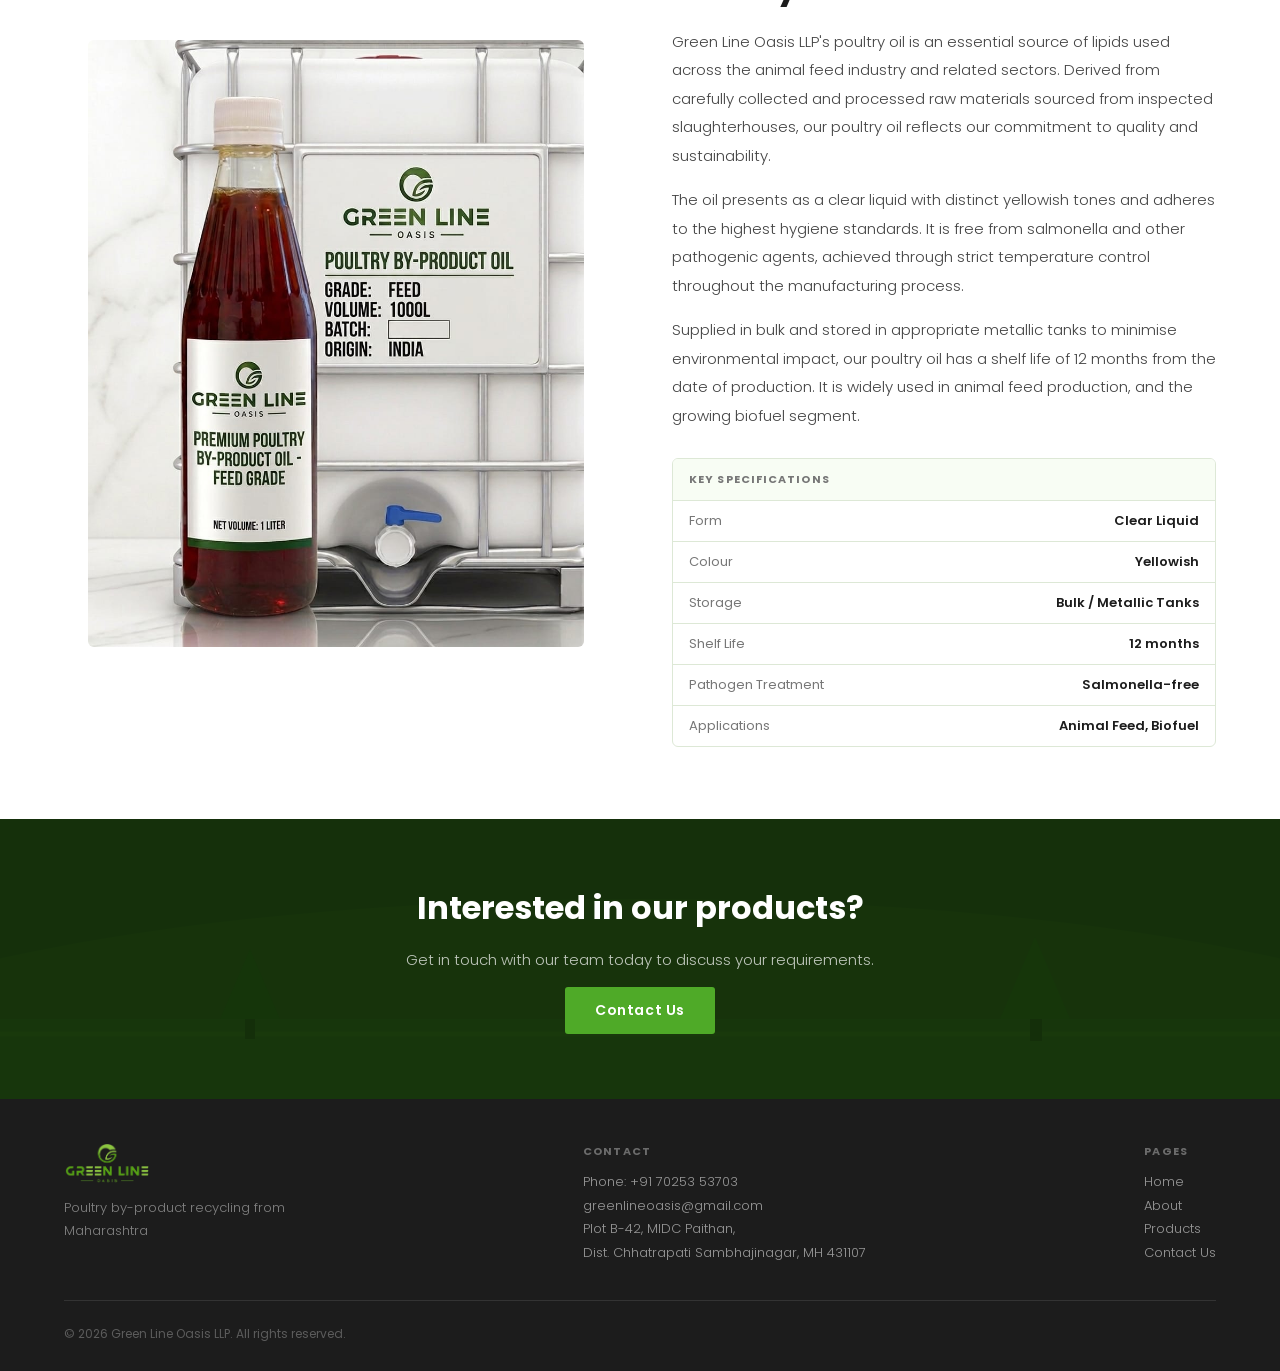
<file: products.html>
<!DOCTYPE html>
<html lang="en">
<head>
  <meta charset="UTF-8" />
  <meta name="viewport" content="width=device-width, initial-scale=1.0" />
  <title>Products | Green Line Oasis LLP</title>
  <meta name="description" content="Pet Grade Poultry Byproduct Meal and Poultry Oil — premium products from Green Line Oasis LLP." />
  <link rel="stylesheet" href="shared.css" />
  <style>
    /* ─── PRODUCTS INTRO ─── */
    .products-intro {
      padding: 72px 5%;
      max-width: 920px;
    }
    .products-intro-label {
      font-family: 'Poppins', sans-serif;
      font-size: 11px;
      font-weight: 700;
      letter-spacing: 0.14em;
      text-transform: uppercase;
      color: var(--green);
      margin-bottom: 12px;
      display: flex;
      align-items: center;
      gap: 10px;
    }
    .products-intro-label::before {
      content: '';
      display: inline-block;
      width: 22px;
      height: 2px;
      background: var(--green);
      flex-shrink: 0;
    }
    .products-intro h2 {
      font-family: 'Poppins', sans-serif;
      font-size: clamp(22px, 3vw, 32px);
      font-weight: 700;
      color: var(--text);
      margin-bottom: 16px;
    }
    .products-intro p {
      font-size: 16px;
      line-height: 1.85;
      color: var(--text-mid);
      font-weight: 300;
    }

    /* ─── PRODUCT DETAIL ─── */
    .product-detail {
      padding: 0 5% 72px;
    }
    .product-detail-inner {
      border-top: 1px solid var(--border);
      padding-top: 60px;
      display: grid;
      grid-template-columns: 1fr 1fr;
      gap: 64px;
      align-items: center;
      margin-bottom: 0;
    }
    .product-detail-inner + .product-detail-inner {
      margin-top: 72px;
    }
    .product-detail-label {
      font-family: 'Poppins', sans-serif;
      font-size: 11px;
      font-weight: 700;
      letter-spacing: 0.14em;
      text-transform: uppercase;
      color: var(--green);
      margin-bottom: 10px;
    }
    .product-detail-title {
      font-family: 'Poppins', sans-serif;
      font-size: clamp(22px, 2.8vw, 34px);
      font-weight: 700;
      color: var(--text);
      margin-bottom: 22px;
      line-height: 1.15;
    }
    .product-detail-text p {
      font-size: 15px;
      line-height: 1.9;
      color: var(--text-mid);
      margin-bottom: 16px;
      font-weight: 300;
    }

    /* Specs table */
    .product-specs {
      margin-top: 28px;
      border: 1px solid var(--border);
      border-radius: 6px;
      overflow: hidden;
    }
    .product-specs-title {
      font-family: 'Poppins', sans-serif;
      font-size: 11px;
      font-weight: 700;
      letter-spacing: 0.1em;
      text-transform: uppercase;
      color: var(--text-muted);
      padding: 12px 16px;
      background: var(--bg);
      border-bottom: 1px solid var(--border);
    }
    .spec-row {
      display: flex;
      justify-content: space-between;
      align-items: center;
      padding: 10px 16px;
      border-bottom: 1px solid var(--border);
      transition: background 0.2s;
    }
    .spec-row:last-child { border-bottom: none; }
    .spec-row:hover { background: var(--green-pale); }
    .spec-key {
      font-family: 'Poppins', sans-serif;
      font-size: 13px;
      color: var(--text-muted);
      font-weight: 400;
    }
    .spec-val {
      font-family: 'Poppins', sans-serif;
      font-size: 13px;
      color: var(--text);
      font-weight: 600;
    }

    .product-detail-img {
      display: flex;
      align-items: center;
      justify-content: center;
      border-radius: 8px;
      transition: box-shadow 0.3s;
      min-height: 280px;
      padding: 24px;
    }
    .product-detail-img:hover {
      box-shadow: 0 12px 40px rgba(58,140,28,0.14);
    }
    
    .product-detail-img img {
      display: block;
      max-width: 100%;
      width: auto;
      height: auto;
      object-fit: contain;   
      border-radius: 6px;
      transition: transform 0.25s ease;
    }
    .product-detail-img img:hover {
      transform: scale(1.02);
    }
    
    .product-detail-img {
      position: relative;
    }

    /* ─── REVERSED LAYOUT ─── */
    .product-detail-inner.reverse > .product-detail-text { order: 2; }
    .product-detail-inner.reverse > .product-detail-img  { order: 1; }

    @media (max-width: 820px) {
      .product-detail-inner {
        grid-template-columns: 1fr;
        gap: 36px;
      }
      .product-detail-inner.reverse > .product-detail-text { order: unset; }
      .product-detail-inner.reverse > .product-detail-img  { order: unset; }
      .product-detail-img {
        padding: 20px;
      }
    }
    @media (max-width: 480px) {
      .products-intro, .product-detail { padding: 52px 5%; }
      .product-detail-img {
        padding: 16px;
      }
    }
  </style>
</head>
<body>

<!-- ─── NAV ─── -->
<nav>
  <a class="nav-logo" href="index.html">
    <img src="images/logo/logo.jpeg" alt="Green Line Oasis LLP" />
  </a>
  <ul class="nav-links" id="navLinks">
    <li><a href="index.html" data-page="home">Home</a></li>
    <li><a href="about.html" data-page="about">About</a></li>
    <li><a href="products.html" data-page="products">Products</a></li>
    <li class="contact-link"><a href="contact.html" data-page="contact">Contact Us</a></li>
  </ul>
  <button class="hamburger" id="hamburger" onclick="toggleMobile()" aria-label="Menu">
    <span></span><span></span><span></span>
  </button>
</nav>
<div class="mobile-nav" id="mobileNav">
  <a href="index.html" data-page="home">Home</a>
  <a href="about.html" data-page="about">About</a>
  <a href="products.html" data-page="products">Products</a>
  <a href="contact.html" data-page="contact">Contact Us</a>
</div>

<!-- ─── PAGE BANNER ─── -->
<div class="page-banner">
  <h1 class="reveal">Our Products</h1>
</div>

<!-- ─── INTRO ─── -->
<div class="products-intro reveal">
  <div class="products-intro-label">What We Offer</div>
  <h2>Premium by-product solutions</h2>
  <p>Green Line Oasis LLP produces two core products — both derived from rigorously processed poultry by-products and meeting the highest industry standards for quality, hygiene, and consistency.</p>
</div>

<!-- ─── PRODUCT 1 ─── -->
<div class="product-detail">
  <div class="product-detail-inner">
    <div class="product-detail-text reveal-left">
      <div class="product-detail-label">Product 01</div>
      <h2 class="product-detail-title">Pet Grade Poultry Byproduct Meal</h2>
      <p>Our Pet Grade Poultry Byproduct Meal is a superior source of nutrition carefully formulated for use in pet food and animal feed. With a protein content of up to 65% and controlled levels of ash, fat, and moisture, it offers a balanced and enriching dietary supplement.</p>
      <p>Presented in a solid, powder form with a light to mid-brown colour, our poultry byproduct meal carries a natural aroma of poultry meat, free from rancidity. The product undergoes treatment to eliminate salmonella and other pathogenic agents, ensuring full purity at the point of dispatch.</p>
      <p>Packaged in bulk or in 50 kg bags and stored in clean, ventilated conditions at room temperature, the product maintains a shelf life of 12 months from the date of manufacture.</p>
      <div class="product-specs">
        <div class="product-specs-title">Key Specifications</div>
        <div class="spec-row"><span class="spec-key">Protein Content</span><span class="spec-val">Up to 65%</span></div>
        <div class="spec-row"><span class="spec-key">Form</span><span class="spec-val">Solid / Powder</span></div>
        <div class="spec-row"><span class="spec-key">Colour</span><span class="spec-val">Light to Mid-Brown</span></div>
        <div class="spec-row"><span class="spec-key">Packaging</span><span class="spec-val">Bulk / 50 kg bags</span></div>
        <div class="spec-row"><span class="spec-key">Shelf Life</span><span class="spec-val">12 months</span></div>
        <div class="spec-row"><span class="spec-key">Pathogen Treatment</span><span class="spec-val">Salmonella-free</span></div>
      </div>
    </div>
    <div class="product-detail-img reveal-right">
      <!-- Product image 1: Original dimensions preserved – no cropping, no distortion -->
      <img src="images/products/product1.jpeg" alt="Pet Grade Poultry Byproduct Meal - Premium poultry meal for pet food applications">
    </div>
  </div>

  <!-- ─── PRODUCT 2 ─── -->
  <div class="product-detail-inner reverse">
    <div class="product-detail-text reveal-right">
      <div class="product-detail-label">Product 02</div>
      <h2 class="product-detail-title">Poultry Oil</h2>
      <p>Green Line Oasis LLP's poultry oil is an essential source of lipids used across the animal feed industry and related sectors. Derived from carefully collected and processed raw materials sourced from inspected slaughterhouses, our poultry oil reflects our commitment to quality and sustainability.</p>
      <p>The oil presents as a clear liquid with distinct yellowish tones and adheres to the highest hygiene standards. It is free from salmonella and other pathogenic agents, achieved through strict temperature control throughout the manufacturing process.</p>
      <p>Supplied in bulk and stored in appropriate metallic tanks to minimise environmental impact, our poultry oil has a shelf life of 12 months from the date of production. It is widely used in animal feed production, and the growing biofuel segment.</p>
      <div class="product-specs">
        <div class="product-specs-title">Key Specifications</div>
        <div class="spec-row"><span class="spec-key">Form</span><span class="spec-val">Clear Liquid</span></div>
        <div class="spec-row"><span class="spec-key">Colour</span><span class="spec-val">Yellowish</span></div>
        <div class="spec-row"><span class="spec-key">Storage</span><span class="spec-val">Bulk / Metallic Tanks</span></div>
        <div class="spec-row"><span class="spec-key">Shelf Life</span><span class="spec-val">12 months</span></div>
        <div class="spec-row"><span class="spec-key">Pathogen Treatment</span><span class="spec-val">Salmonella-free</span></div>
        <div class="spec-row"><span class="spec-key">Applications</span><span class="spec-val">Animal Feed, Biofuel</span></div>
      </div>
    </div>
    <div class="product-detail-img oil-bg reveal-left">
      <!-- Product image 2: Original size retained, no clipping, no forced aspect. -->
      <img src="images/products/product2.jpeg" alt="Poultry Oil - Pure poultry-derived oil for feed and industrial applications">
    </div>
  </div>
</div>

<!-- ─── CONTACT CTA ─── -->
<div class="contact-cta reveal">
  <div class="contact-cta-img-wrap">
    <svg class="contact-cta-svg" viewBox="0 0 1440 280" preserveAspectRatio="xMidYMid slice" xmlns="http://www.w3.org/2000/svg">
      <rect width="1440" height="280" fill="#1a3a0d"/>
      <ellipse cx="720" cy="280" rx="900" ry="200" fill="#1f4510"/>
      <rect x="0" y="200" width="1440" height="80" fill="#224e12"/>
      <line x1="0" y1="215" x2="1440" y2="215" stroke="#2d6b16" stroke-width="5" opacity="0.4"/>
      <polygon points="300,200 330,130 360,200" fill="#1a4a0a"/>
      <rect x="325" y="200" width="10" height="20" fill="#14350a"/>
      <polygon points="1080,200 1115,118 1150,200" fill="#1c500b"/>
      <rect x="1110" y="200" width="12" height="22" fill="#14350a"/>
    </svg>
    <div class="contact-cta-overlay">
      <h3>Interested in our products?</h3>
      <p>Get in touch with our team today to discuss your requirements.</p>
      <a class="banner-btn" href="contact.html">Contact Us</a>
    </div>
  </div>
</div>

<!-- ─── FOOTER ─── -->
<footer>
  <div class="footer-inner">
    <div class="footer-brand">
      <img src="images/logo/logo_nobg.png" alt="Green Line Oasis LLP" />
      <p>Poultry by-product recycling from Maharashtra</p>
    </div>
    <div class="footer-info">
      <h4>Contact</h4>
      <p>Phone: +91 70253 53703</p>
      <a href="mailto:greenlineoasis@gmail.com">greenlineoasis@gmail.com</a>
      <p>Plot B-42, MIDC Paithan, <br/>Dist. Chhatrapati Sambhajinagar, MH 431107</p>
    </div>
    <div class="footer-info">
      <h4>Pages</h4>
      <a href="index.html">Home</a>
      <a href="about.html">About</a>
      <a href="products.html">Products</a>
      <a href="contact.html">Contact Us</a>
    </div>

  </div>
  <div class="footer-bottom">© 2026 Green Line Oasis LLP. All rights reserved.</div>
</footer>

<script src="shared.js"></script>
</body>
</html>
</file>
<file: shared.css>
/* ─── GOOGLE FONTS ─── */
@import url('https://fonts.googleapis.com/css2?family=Poppins:wght@300;400;500;600;700;800&display=swap');

/* ─── RESET & ROOT ─── */
*, *::before, *::after { box-sizing: border-box; margin: 0; padding: 0; }
html { scroll-behavior: smooth; }

:root {
  --green:       #3a8c1c;
  --green-dark:  #2a6614;
  --green-light: #4faa28;
  --green-pale:  #eef7e8;
  --text:        #1c1c1c;
  --text-mid:    #444;
  --text-muted:  #777;
  --border:      #dde8d6;
  --white:       #fff;
  --bg:          #f8fdf4;
  --nav-h:       72px;
}

body {
  font-family: 'Poppins', sans-serif;
  font-weight: 400;
  color: var(--text);
  background: var(--white);
  min-height: 100vh;
}

/* ─── NAV ─── */
nav {
  position: sticky;
  top: 0;
  z-index: 100;
  background: var(--white);
  border-bottom: 1px solid var(--border);
  height: var(--nav-h);
  display: flex;
  align-items: center;
  justify-content: space-between;
  padding: 0 5%;
  transition: box-shadow 0.3s;
}
nav.scrolled {
  box-shadow: 0 4px 24px rgba(58,140,28,0.10);
}
.nav-logo {
  cursor: pointer;
  display: flex;
  align-items: center;
}
.nav-logo img {
  height: 44px;
  width: auto;
  display: block;
  transition: opacity 0.2s;
}
.nav-logo:hover img { opacity: 0.8; }

.nav-links {
  display: flex;
  align-items: center;
  gap: 36px;
  list-style: none;
}
.nav-links a {
  font-family: 'Poppins', sans-serif;
  font-size: 14px;
  font-weight: 500;
  letter-spacing: 0.01em;
  color: var(--text-mid);
  text-decoration: none;
  padding-bottom: 2px;
  border-bottom: 2px solid transparent;
  transition: color 0.2s, border-color 0.2s;
}
.nav-links a:hover,
.nav-links a.active-link {
  color: var(--green);
  border-color: var(--green);
}
.nav-links .contact-link a {
  background: var(--green);
  color: var(--white);
  padding: 8px 20px;
  border-radius: 3px;
  border: none;
  transition: background 0.2s, transform 0.15s;
}
.nav-links .contact-link a:hover {
  background: var(--green-dark);
  transform: translateY(-1px);
}

/* Hamburger */
.hamburger {
  display: none;
  flex-direction: column;
  gap: 5px;
  cursor: pointer;
  background: none;
  border: none;
  padding: 4px;
}
.hamburger span {
  display: block;
  width: 22px; height: 2px;
  background: var(--text);
  border-radius: 2px;
  transition: 0.3s;
}
.hamburger.open span:nth-child(1) { transform: translateY(7px) rotate(45deg); }
.hamburger.open span:nth-child(2) { opacity: 0; }
.hamburger.open span:nth-child(3) { transform: translateY(-7px) rotate(-45deg); }

.mobile-nav {
  display: none;
  flex-direction: column;
  background: var(--white);
  border-bottom: 1px solid var(--border);
  padding: 12px 5% 20px;
  gap: 4px;
  overflow: hidden;
  max-height: 0;
  transition: max-height 0.4s ease, padding 0.3s ease;
}
.mobile-nav.open {
  display: flex;
  max-height: 300px;
  padding: 12px 5% 20px;
}
.mobile-nav a {
  font-family: 'Poppins', sans-serif;
  font-size: 15px;
  font-weight: 500;
  color: var(--text-mid);
  text-decoration: none;
  padding: 10px 0;
  border-bottom: 1px solid var(--border);
  transition: color 0.2s, padding-left 0.2s;
}
.mobile-nav a:last-child { border-bottom: none; }
.mobile-nav a:hover { color: var(--green); padding-left: 6px; }
.mobile-nav a.active-link { color: var(--green); }

/* ─── PAGE BANNER (inner pages) ─── */
.page-banner {
  background: var(--green-dark);
  padding: 60px 5% 56px;
  overflow: hidden;
  position: relative;
}
.page-banner::after {
  content: '';
  position: absolute;
  right: -60px;
  top: -60px;
  width: 320px;
  height: 320px;
  border-radius: 50%;
  background: rgba(255,255,255,0.04);
}
.page-banner h1 {
  font-family: 'Poppins', sans-serif;
  font-size: clamp(28px, 4vw, 48px);
  font-weight: 700;
  color: var(--white);
  position: relative;
  z-index: 1;
}

/* ─── CONTACT CTA ─── */
.contact-cta {
  position: relative;
  overflow: hidden;
}
.contact-cta-img-wrap {
  position: relative;
  height: 280px;
}
.contact-cta-svg {
  width: 100%;
  height: 100%;
}
.contact-cta-overlay {
  position: absolute;
  inset: 0;
  background: rgba(20,45,10,0.72);
  display: flex;
  flex-direction: column;
  align-items: center;
  justify-content: center;
  text-align: center;
  padding: 32px 5%;
  gap: 16px;
}
.contact-cta-overlay h3 {
  font-family: 'Poppins', sans-serif;
  font-size: clamp(22px, 3vw, 32px);
  font-weight: 700;
  color: var(--white);
}
.contact-cta-overlay p {
  font-size: 15px;
  color: rgba(255,255,255,0.72);
  font-weight: 300;
}

/* ─── BANNER BTN ─── */
.banner-btn {
  display: inline-block;
  background: var(--green-light);
  color: var(--white);
  font-family: 'Poppins', sans-serif;
  font-size: 14px;
  font-weight: 600;
  letter-spacing: 0.04em;
  padding: 13px 30px;
  text-decoration: none;
  border-radius: 3px;
  transition: background 0.2s, transform 0.2s, box-shadow 0.2s;
  align-self: center;
  cursor: pointer;
  border: none;
  position: relative;
  overflow: hidden;
}
.index-btn {
  align-self: flex-start;
}
.banner-btn::after {
  content: '';
  position: absolute;
  inset: 0;
  background: rgba(255,255,255,0.15);
  opacity: 0;
  transition: opacity 0.2s;
}
.banner-btn:hover {
  background: var(--green-dark);
  transform: translateY(-2px);
  box-shadow: 0 8px 20px rgba(42,102,20,0.35);
}
.banner-btn:hover::after { opacity: 1; }

/* ─── FOOTER ─── */
footer {
  background: var(--text);
  padding: 44px 5% 28px;
}
.footer-inner {
  display: flex;
  justify-content: space-between;
  align-items: flex-start;
  gap: 40px;
  flex-wrap: wrap;
  padding-bottom: 36px;
  border-bottom: 1px solid rgba(255,255,255,0.1);
  margin-bottom: 24px;
}
.footer-brand img {
  height: 40px;
  display: block;
  margin-bottom: 14px;
  transition: opacity 0.2s;
}
.footer-brand img:hover { opacity: 0.75; }
.footer-brand p {
  font-family: 'Poppins', sans-serif;
  font-size: 13px;
  color: rgba(255,255,255,0.45);
  line-height: 1.7;
  max-width: 240px;
  font-weight: 300;
}
.footer-info h4 {
  font-family: 'Poppins', sans-serif;
  font-size: 11px;
  font-weight: 700;
  letter-spacing: 0.12em;
  text-transform: uppercase;
  color: rgba(255,255,255,0.35);
  margin-bottom: 10px;
}
.footer-info p, .footer-info a {
  font-family: 'Poppins', sans-serif;
  font-size: 13px;
  color: rgba(255,255,255,0.55);
  line-height: 1.8;
  text-decoration: none;
  display: block;
  font-weight: 300;
  transition: color 0.2s;
}
.footer-info a:hover { color: var(--white); }
.footer-bottom {
  font-family: 'Poppins', sans-serif;
  font-size: 12px;
  color: rgba(255,255,255,0.28);
}

/* ─── ANIMATION BASE CLASSES ─── */
.reveal {
  opacity: 0;
  transform: translateY(30px);
  transition: opacity 0.65s ease, transform 0.65s ease;
}
.reveal.visible {
  opacity: 1;
  transform: translateY(0);
}
.reveal-left {
  opacity: 0;
  transform: translateX(-40px);
  transition: opacity 0.65s ease, transform 0.65s ease;
}
.reveal-left.visible {
  opacity: 1;
  transform: translateX(0);
}
.reveal-right {
  opacity: 0;
  transform: translateX(40px);
  transition: opacity 0.65s ease, transform 0.65s ease;
}
.reveal-right.visible {
  opacity: 1;
  transform: translateX(0);
}
.reveal-scale {
  opacity: 0;
  transform: scale(0.94);
  transition: opacity 0.65s ease, transform 0.65s ease;
}
.reveal-scale.visible {
  opacity: 1;
  transform: scale(1);
}

/* stagger delays */
.delay-1 { transition-delay: 0.1s; }
.delay-2 { transition-delay: 0.2s; }
.delay-3 { transition-delay: 0.3s; }
.delay-4 { transition-delay: 0.4s; }

/* ─── RESPONSIVE ─── */
@media (max-width: 820px) {
  :root { --nav-h: 60px; }
  .nav-links { display: none; }
  .hamburger { display: flex; }
  .footer-inner { flex-direction: column; }
}

@media (max-width: 480px) {
  .banner-btn { padding: 11px 22px; }
}
</file>
